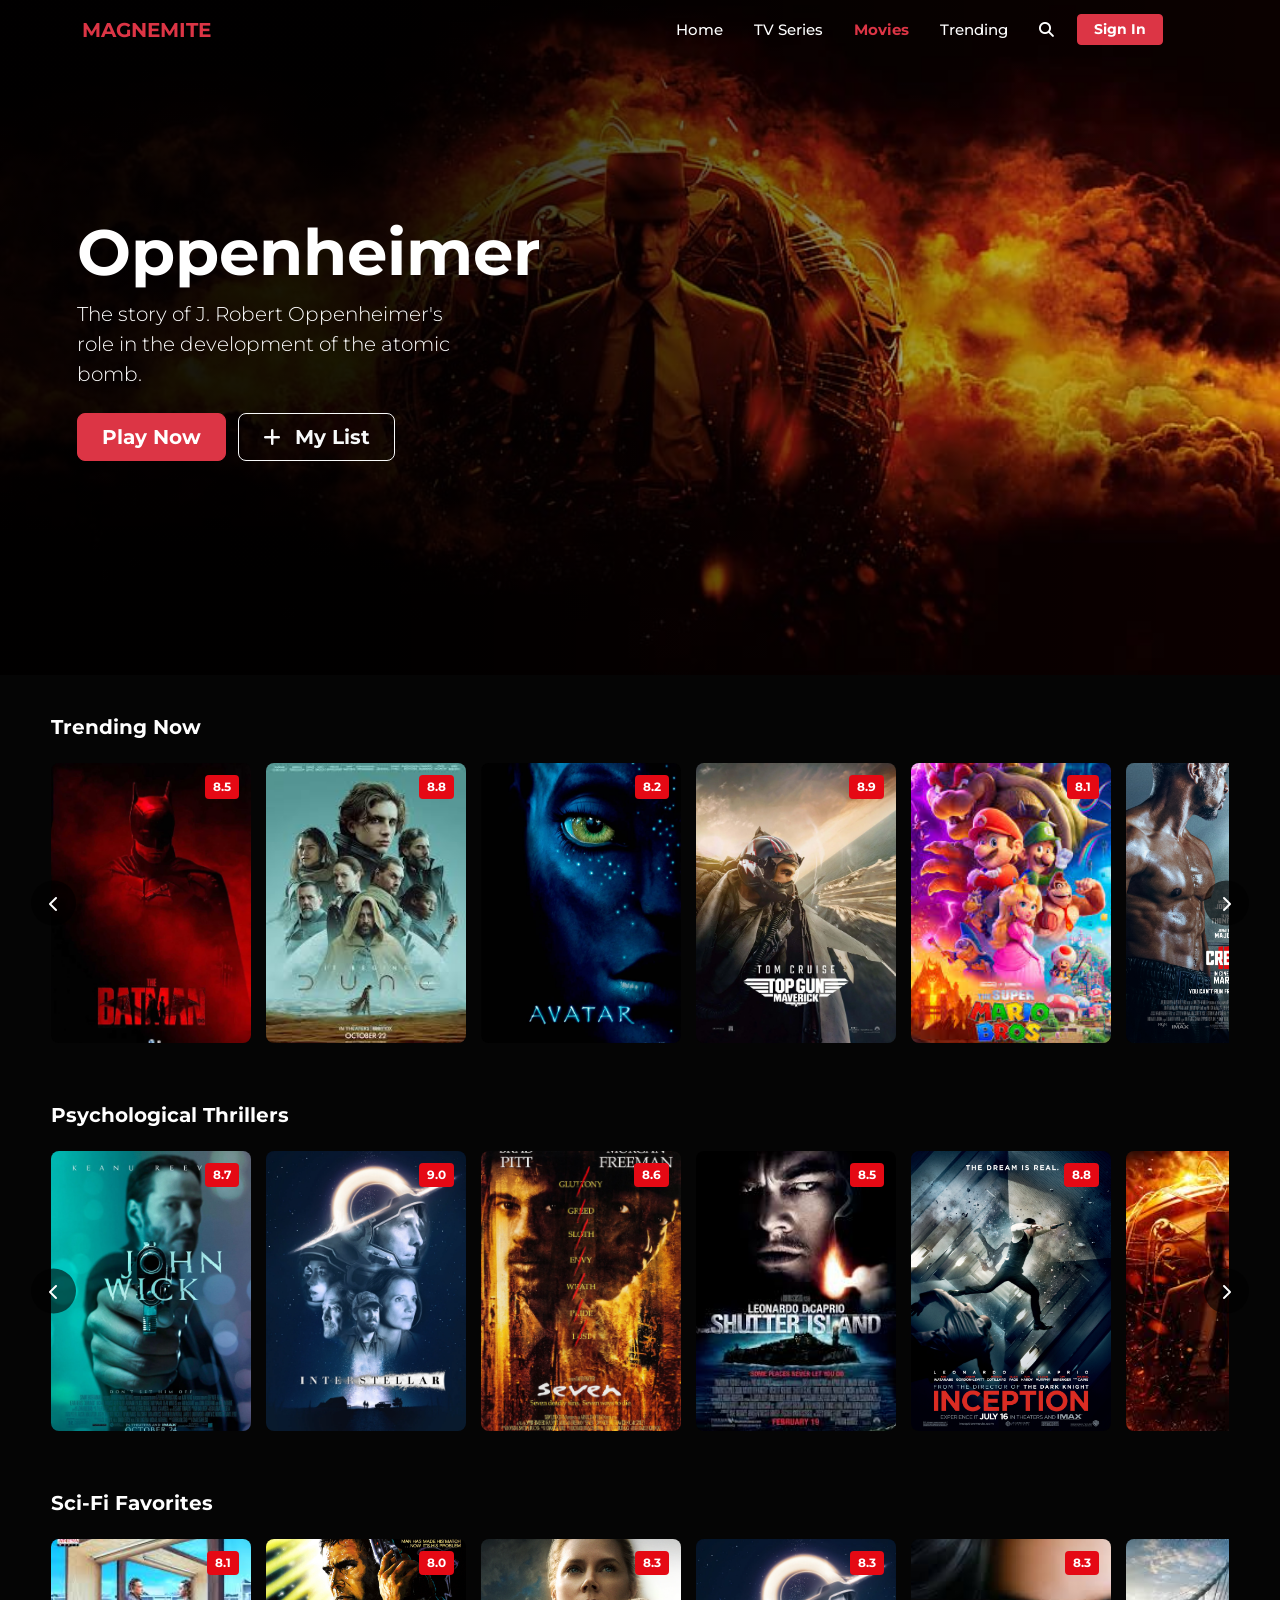
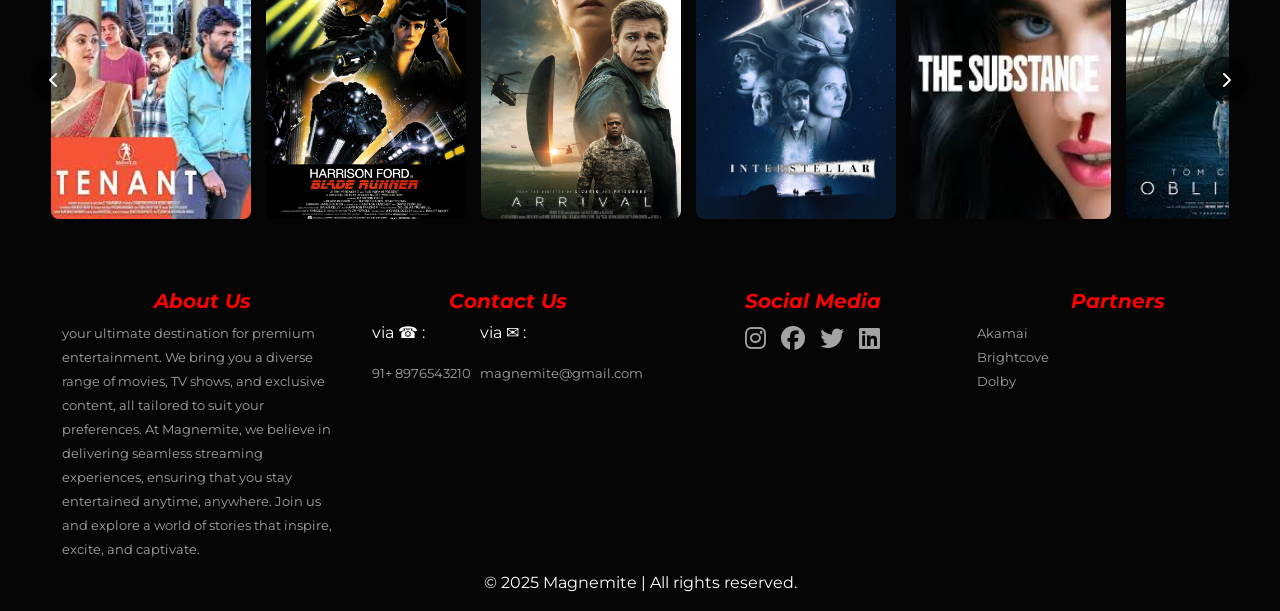
<file: movies.html>
<!DOCTYPE html>
<html lang="en">

<head>
    <meta charset="UTF-8">
    <meta name="viewport" content="width=device-width, initial-scale=1.0">
    <title>Movies - MAGNEMITE</title>
    <link rel="stylesheet" href="https://cdn.jsdelivr.net/npm/bootstrap@5.3.0/dist/css/bootstrap.min.css">
    <link rel="stylesheet" href="https://cdnjs.cloudflare.com/ajax/libs/font-awesome/6.7.2/css/all.min.css">
    <link href="https://fonts.googleapis.com/css2?family=Montserrat:wght@300;400;600&display=swap" rel="stylesheet">
    <link rel="stylesheet" href="ott[1].css">
    <style>
        body {
            background-color: #050505;
            color: white;
            font-family: 'Montserrat', sans-serif;
            overflow-x: hidden;
        }

        /* Hero Section */
        .movie-hero {
            height: 75vh;
            background: linear-gradient(to right, rgba(0, 0, 0, 0.9) 30%, transparent 100%),
                url('./img2/open1.jpg') no-repeat center center/cover;
            display: flex;
            align-items: center;
            padding: 0 6%;
            margin-bottom: 20px;
        }

        /* Carousel Layout */
        .category-section {
            position: relative;
            margin-top: 40px;
            padding: 0 4%;
        }

        .carousel-wrapper {
            position: relative;
            display: flex;
            align-items: center;
        }

        .movie-carousel {
            display: flex;
            overflow-x: auto;
            scroll-behavior: smooth;
            gap: 15px;
            padding: 20px 0;
            scrollbar-width: none;
            /* Firefox */
        }

        .movie-carousel::-webkit-scrollbar {
            display: none;
        }

        /* Chrome/Safari */

        /* Movie Card Styling */
        .movie-item {
            min-width: 200px;
            position: relative;
            transition: transform 0.3s ease;
            cursor: pointer;
        }

        .movie-box {
            position: relative;
            border-radius: 8px;
            overflow: hidden;
            background: #1a1a1a;
        }

        .movie-item:hover {
            transform: scale(1.1);
            z-index: 10;
        }

        .movie-item:hover .movie-box {
            box-shadow: 0 0 20px rgba(229, 9, 20, 0.5);
        }

        .movie-box img {
            width: 100%;
            height: 280px;
            object-fit: cover;
            display: block;
        }

        .movie-overlay {
            position: absolute;
            bottom: 0;
            width: 100%;
            padding: 15px;
            background: linear-gradient(to top, rgba(0, 0, 0, 1) 30%, transparent);
            opacity: 0;
            transition: 0.3s;
            display: flex;
            flex-direction: column;
            align-items: center;
        }

        .movie-item:hover .movie-overlay {
            opacity: 1;
        }

        .rating-tag {
            font-size: 0.75rem;
            background: #e50914;
            color: white;
            padding: 3px 8px;
            border-radius: 4px;
            position: absolute;
            top: 12px;
            right: 12px;
            font-weight: bold;
            z-index: 5;
        }

        /* Carousel Controls */
        .nav-btn {
            position: absolute;
            top: 50%;
            transform: translateY(-50%);
            width: 45px;
            height: 45px;
            background: rgba(0, 0, 0, 0.6);
            border: none;
            color: white;
            border-radius: 50%;
            z-index: 20;
            cursor: pointer;
            display: flex;
            align-items: center;
            justify-content: center;
            transition: background 0.3s;
        }

        .nav-btn:hover {
            background: rgba(229, 9, 20, 0.8);
        }

        .prev-btn {
            left: -20px;
        }

        .next-btn {
            right: -20px;
        }

        .movie-card-anim {
            opacity: 0;
            transform: translateY(20px);
            animation: fadeInUp 0.6s forwards;
        }
        .foot-1{
        margin-top: 50px;
        margin-left: 50px;
        margin-right: 10px;

    }
    .foot h5{
        color: red;
        font-style: italic;
        font-weight: bold;
        text-align: center;
    }
    .foot span{
        font-size: small;
        color: #a3a3a3;
    }
    .cont-act{
        display:flex;
        justify-content: space-around;
    }
    .c span{
        font-size: small;
        color: #a3a3a3;
    }
    .c span:hover {
        color:red; 
    }
    .social-icons {
      display: flex;
      justify-content: center;
      gap: 15px; 
      list-style: none;
      padding: 0;
      margin: 0;
    }

    .social-icons li {
      display: inline-block;
    }

    .social-icons a {
      text-decoration: none;
      color: #a3a3a3; 
      font-size: 24px; 
    }

    .social-icons a:hover {
      color: rgb(244, 20, 20); 
    }
    .foot-2{
        margin-top: 10px;
    }

        @keyframes fadeInUp {
            to {
                opacity: 1;
                transform: translateY(0);
            }
        }
    </style>
</head>

<body>

    <nav class="navbar navbar-expand-lg transparent fixed-top" id="navbar">
        <div class="container">
            <a class="navbar-brand text-danger fw-bold" href="ott-html.html">MAGNEMITE</a>
            <button class="navbar-toggler" type="button" data-bs-toggle="collapse" data-bs-target="#navbarNav">
                <span class="navbar-toggler-icon"></span>
            </button>
            <div class="collapse navbar-collapse" id="navbarNav">
                <ul class="navbar-nav ms-auto align-items-center">
                    <li class="nav-item"><a class="nav-link" href="index.html">Home</a></li>
                    <li class="nav-item"><a class="nav-link" href="#">TV Series</a></li>
                    <li class="nav-item"><a class="nav-link active text-danger" href="movies.html">Movies</a></li>
                    <li class="nav-item"><a class="nav-link" href="Trending.html">Trending</a></li>
                    <li class="nav-item"><a class="nav-link" href="search.html"><i class="fa-solid fa-magnifying-glass"></i></a></li>
                    <li class="nav-item" id="auth-area">
                        <button class="btn btn-danger btn-sm fw-bold px-3" data-bs-toggle="modal"
                            data-bs-target="#authModal">Sign In</button>
                    </li>
                </ul>
            </div>
        </div>
    </nav>

    <div class="movie-hero">
        <div class="hero-content">
            <h1 class="display-3 fw-bold">Oppenheimer</h1>
            <p class="lead w-50 d-none d-md-block">The story of J. Robert Oppenheimer's role in the development of the
                atomic bomb.</p>
            <div class="mt-4">
                <button class="btn btn-danger btn-lg me-2 fw-bold px-4">Play Now</button>
                <button class="btn btn-outline-light btn-lg fw-bold px-4"
                    onclick="addToWatchlist('Oppenheimer', './img2/open1.jpg')">
                    <i class="fa-solid fa-plus me-2"></i> My List
                </button>
            </div>
        </div>
    </div>

    <div class="category-section">
        <h5 class="fw-bold mb-1">Trending Now</h5>
        <div class="carousel-wrapper">
            <button class="nav-btn prev-btn" onclick="scrollCarousel(this, -1)"><i
                    class="fas fa-chevron-left"></i></button>
            <div class="movie-carousel">
                <div class="movie-item movie-card-anim">
                    <div class="movie-box">
                        <span class="rating-tag">8.5</span>
                        <img src="./img2/bat.jpg" alt="The Batman">
                        <div class="movie-overlay">
                            <button class="btn btn-danger btn-sm w-100 mb-2">Watch Now</button>
                            <button class="btn btn-outline-light btn-sm w-100"
                                onclick="addToWatchlist('The Batman', './img2/bat.jpg')"><i
                                    class="fa-solid fa-plus me-1"></i> My List</button>
                        </div>
                    </div>
                </div>
                <div class="movie-item movie-card-anim">
                    <div class="movie-box">
                        <span class="rating-tag">8.8</span>
                        <img src="./img2/dune.jpeg" alt="Dune">
                        <div class="movie-overlay">
                            <button class="btn btn-danger btn-sm w-100 mb-2">Watch Now</button>
                            <button class="btn btn-outline-light btn-sm w-100"
                                onclick="addToWatchlist('Dune', './img2/dune.jpeg')"><i
                                    class="fa-solid fa-plus me-1"></i> My List</button>
                        </div>
                    </div>
                </div>
                <div class="movie-item movie-card-anim">
                    <div class="movie-box">
                        <span class="rating-tag">8.2</span>
                        <img src="./img2/avatar.jpg" alt="Avatar">
                        <div class="movie-overlay">
                            <button class="btn btn-danger btn-sm w-100 mb-2">Watch Now</button>
                            <button class="btn btn-outline-light btn-sm w-100"
                                onclick="addToWatchlist('Avatar', './img2/avatar.jpg')"><i
                                    class="fa-solid fa-plus me-1"></i> My List</button>
                        </div>
                    </div>
                </div>
                <div class="movie-item movie-card-anim">
                    <div class="movie-box">
                        <span class="rating-tag">8.9</span>
                        <img src="./img2/topgun.webp" alt="Top Gun">
                        <div class="movie-overlay">
                            <button class="btn btn-danger btn-sm w-100 mb-2">Watch Now</button>
                            <button class="btn btn-outline-light btn-sm w-100"
                                onclick="addToWatchlist('Top Gun', './img2/topgun.jpg')"><i
                                    class="fa-solid fa-plus me-1"></i> My List</button>
                        </div>
                    </div>
                </div>
                <div class="movie-item movie-card-anim">
                    <div class="movie-box">
                        <span class="rating-tag">8.1</span>
                        <img src="./img2/mario.jpeg" alt="Mario">
                        <div class="movie-overlay">
                            <button class="btn btn-danger btn-sm w-100 mb-2">Watch Now</button>
                            <button class="btn btn-outline-light btn-sm w-100"
                                onclick="addToWatchlist('Mario', './img2/mario.jpg')"><i
                                    class="fa-solid fa-plus me-1"></i> My List</button>
                        </div>
                    </div>
                </div>
                <div class="movie-item movie-card-anim">
                    <div class="movie-box">
                        <span class="rating-tag">7.9</span>
                        <img src="./img2/creed.jpg" alt="Creed III">
                        <div class="movie-overlay">
                            <button class="btn btn-danger btn-sm w-100 mb-2">Watch Now</button>
                            <button class="btn btn-outline-light btn-sm w-100"
                                onclick="addToWatchlist('Creed III', './img2/creed.jpg')"><i
                                    class="fa-solid fa-plus me-1"></i> My List</button>
                        </div>
                    </div>
                </div>
                <div class="movie-item movie-card-anim">
                    <div class="movie-box">
                        <span class="rating-tag">8.5</span>
                        <img src="./img2/bat.jpg" alt="The Batman">
                        <div class="movie-overlay">
                            <button class="btn btn-danger btn-sm w-100 mb-2">Watch Now</button>
                            <button class="btn btn-outline-light btn-sm w-100"
                                onclick="addToWatchlist('The Batman', './img2/bat.jpg')"><i
                                    class="fa-solid fa-plus me-1"></i> My List</button>
                        </div>
                    </div>
                </div>
                <div class="movie-item movie-card-anim">
                    <div class="movie-box">
                        <span class="rating-tag">8.5</span>
                        <img src="./img2/bat.jpg" alt="The Batman">
                        <div class="movie-overlay">
                            <button class="btn btn-danger btn-sm w-100 mb-2">Watch Now</button>
                            <button class="btn btn-outline-light btn-sm w-100"
                                onclick="addToWatchlist('The Batman', './img2/bat.jpg')"><i
                                    class="fa-solid fa-plus me-1"></i> My List</button>
                        </div>
                    </div>
                </div>
                <div class="movie-item movie-card-anim">
                    <div class="movie-box">
                        <span class="rating-tag">8.5</span>
                        <img src="./img2/bat.jpg" alt="The Batman">
                        <div class="movie-overlay">
                            <button class="btn btn-danger btn-sm w-100 mb-2">Watch Now</button>
                            <button class="btn btn-outline-light btn-sm w-100"
                                onclick="addToWatchlist('The Batman', './img2/bat.jpg')"><i
                                    class="fa-solid fa-plus me-1"></i> My List</button>
                        </div>
                    </div>
                </div>
                <div class="movie-item movie-card-anim">
                    <div class="movie-box">
                        <span class="rating-tag">8.5</span>
                        <img src="./img2/bat.jpg" alt="The Batman">
                        <div class="movie-overlay">
                            <button class="btn btn-danger btn-sm w-100 mb-2">Watch Now</button>
                            <button class="btn btn-outline-light btn-sm w-100"
                                onclick="addToWatchlist('The Batman', './img2/bat.jpg')"><i
                                    class="fa-solid fa-plus me-1"></i> My List</button>
                        </div>
                    </div>
                </div>
                <div class="movie-item movie-card-anim">
                    <div class="movie-box">
                        <span class="rating-tag">8.5</span>
                        <img src="./img2/bat.jpg" alt="The Batman">
                        <div class="movie-overlay">
                            <button class="btn btn-danger btn-sm w-100 mb-2">Watch Now</button>
                            <button class="btn btn-outline-light btn-sm w-100"
                                onclick="addToWatchlist('The Batman', './img2/bat.jpg')"><i
                                    class="fa-solid fa-plus me-1"></i> My List</button>
                        </div>
                    </div>
                </div>
            </div>
            <button class="nav-btn next-btn" onclick="scrollCarousel(this, 1)"><i
                    class="fas fa-chevron-right"></i></button>
        </div>
    </div>

    <div class="category-section">
        <h5 class="fw-bold mb-1">Psychological Thrillers</h5>
        <div class="carousel-wrapper">
            <button class="nav-btn prev-btn" onclick="scrollCarousel(this, -1)"><i
                    class="fas fa-chevron-left"></i></button>
            <div class="movie-carousel">
                <div class="movie-item movie-card-anim">
                    <div class="movie-box">
                        <span class="rating-tag">8.7</span>
                        <img src="./img2/john.webp" alt="John Wick">
                        <div class="movie-overlay">
                            <button class="btn btn-danger btn-sm w-100 mb-2">Watch Now</button>
                            <button class="btn btn-outline-light btn-sm w-100"
                                onclick="addToWatchlist('John Wick', './img2/john.webp')"><i
                                    class="fa-solid fa-plus me-1"></i> My List</button>
                        </div>
                    </div>
                </div>
                <div class="movie-item movie-card-anim">
                    <div class="movie-box">
                        <span class="rating-tag">9.0</span>
                        <img src="./img2/inter.webp" alt="Interstellar">
                        <div class="movie-overlay">
                            <button class="btn btn-danger btn-sm w-100 mb-2">Watch Now</button>
                            <button class="btn btn-outline-light btn-sm w-100"
                                onclick="addToWatchlist('Interstellar', './img2/inter.webp')"><i
                                    class="fa-solid fa-plus me-1"></i> My List</button>
                        </div>
                    </div>
                </div>
                <div class="movie-item movie-card-anim">
                    <div class="movie-box">
                        <span class="rating-tag">8.6</span>
                        <img src="./img2/se7en.jpg" alt="Se7en">
                        <div class="movie-overlay">
                            <button class="btn btn-danger btn-sm w-100 mb-2">Watch Now</button>
                            <button class="btn btn-outline-light btn-sm w-100"
                                onclick="addToWatchlist('Se7en', './img2/se7en.jpg')"><i
                                    class="fa-solid fa-plus me-1"></i> My List</button>
                        </div>
                    </div>
                </div>
                <div class="movie-item movie-card-anim">
                    <div class="movie-box">
                        <span class="rating-tag">8.5</span>
                        <img src="./img2/shutterisland.jpeg" alt="Shutter Island">
                        <div class="movie-overlay">
                            <button class="btn btn-danger btn-sm w-100 mb-2">Watch Now</button>
                            <button class="btn btn-outline-light btn-sm w-100"
                                onclick="addToWatchlist('Shutter Island', './img2/shutter.jpg')"><i
                                    class="fa-solid fa-plus me-1"></i> My List</button>
                        </div>
                    </div>
                </div>
                <div class="movie-item movie-card-anim">
                    <div class="movie-box">
                        <span class="rating-tag">8.8</span>
                        <img src="./img2/inception.jpg" alt="Inception">
                        <div class="movie-overlay">
                            <button class="btn btn-danger btn-sm w-100 mb-2">Watch Now</button>
                            <button class="btn btn-outline-light btn-sm w-100"
                                onclick="addToWatchlist('Inception', './img2/inception.jpg')"><i
                                    class="fa-solid fa-plus me-1"></i> My List</button>
                        </div>
                    </div>
                </div>
                <div class="movie-item movie-card-anim">
                    <div class="movie-box">
                        <span class="rating-tag">8.8</span>
                        <img src="./img2/open.jpeg" alt="Open">
                        <div class="movie-overlay">
                            <button class="btn btn-danger btn-sm w-100 mb-2">Watch Now</button>
                            <button class="btn btn-outline-light btn-sm w-100"
                                onclick="addToWatchlist('Open', './img2/open.jpeg')"><i
                                    class="fa-solid fa-plus me-1"></i> My List</button>
                        </div>
                    </div>
                </div>
                <div class="movie-item movie-card-anim">
                    <div class="movie-box">
                        <span class="rating-tag">8.8</span>
                        <img src="./img2/peakyblinders.jpeg" alt="Peaky Blinders">
                        <div class="movie-overlay">
                            <button class="btn btn-danger btn-sm w-100 mb-2">Watch Now</button>
                            <button class="btn btn-outline-light btn-sm w-100"
                                onclick="addToWatchlist('Peaky Blinders', './img2/peakyblinders.jpeg')"><i
                                    class="fa-solid fa-plus me-1"></i> My List</button>
                        </div>
                    </div>
                </div>
                <div class="movie-item movie-card-anim">
                    <div class="movie-box">
                        <span class="rating-tag">8.8</span>
                        <img src="./img2/frankenstein.jpeg" alt="Frankenstein">
                        <div class="movie-overlay">
                            <button class="btn btn-danger btn-sm w-100 mb-2">Watch Now</button>
                            <button class="btn btn-outline-light btn-sm w-100"
                                onclick="addToWatchlist('Frankenstein', './img2/frankenstein.jpeg')"><i
                                    class="fa-solid fa-plus me-1"></i> My List</button>
                        </div>
                    </div>
                </div>
            </div>
            <button class="nav-btn next-btn" onclick="scrollCarousel(this, 1)"><i
                    class="fas fa-chevron-right"></i></button>
        </div>
    </div>

    <div class="category-section">
        <h5 class="fw-bold mb-1">Sci-Fi Favorites</h5>
        <div class="carousel-wrapper">
            <button class="nav-btn prev-btn" onclick="scrollCarousel(this, -1)"><i
                    class="fas fa-chevron-left"></i></button>
            <div class="movie-carousel">
                <div class="movie-item movie-card-anim">
                    <div class="movie-box">
                        <span class="rating-tag">8.1</span>
                        <img src="./img2/tenent.jpeg" alt="Tenet">
                        <div class="movie-overlay">
                            <button class="btn btn-danger btn-sm w-100 mb-2">Watch Now</button>
                            <button class="btn btn-outline-light btn-sm w-100"
                                onclick="addToWatchlist('Tenet', './img2/tenet.jpg')"><i
                                    class="fa-solid fa-plus me-1"></i> My List</button>
                        </div>
                    </div>
                </div>
                <div class="movie-item movie-card-anim">
                    <div class="movie-box">
                        <span class="rating-tag">8.0</span>
                        <img src="./img2/bladerunner.jpg" alt="Blade Runner">
                        <div class="movie-overlay">
                            <button class="btn btn-danger btn-sm w-100 mb-2">Watch Now</button>
                            <button class="btn btn-outline-light btn-sm w-100"
                                onclick="addToWatchlist('Blade Runner', './img2/blade.jpg')"><i
                                    class="fa-solid fa-plus me-1"></i> My List</button>
                        </div>
                    </div>
                </div>
                <div class="movie-item movie-card-anim">
                    <div class="movie-box">
                        <span class="rating-tag">8.3</span>
                        <img src="./img2/arrival.jpg" alt="Arrival">
                        <div class="movie-overlay">
                            <button class="btn btn-danger btn-sm w-100 mb-2">Watch Now</button>
                            <button class="btn btn-outline-light btn-sm w-100"
                                onclick="addToWatchlist('Arrival', './img2/arrival.jpg')"><i
                                    class="fa-solid fa-plus me-1"></i> My List</button>
                        </div>
                    </div>
                </div>
                <div class="movie-item movie-card-anim">
                    <div class="movie-box">
                        <span class="rating-tag">8.3</span>
                        <img src="./img2/inter.webp" alt="Interstellar">
                        <div class="movie-overlay">
                            <button class="btn btn-danger btn-sm w-100 mb-2">Watch Now</button>
                            <button class="btn btn-outline-light btn-sm w-100"
                                onclick="addToWatchlist('Interstellar', './img2/inter.webp')"><i
                                    class="fa-solid fa-plus me-1"></i> My List</button>
                        </div>
                    </div>
                </div>

                <div class="movie-item movie-card-anim">
                    <div class="movie-box">
                        <span class="rating-tag">8.3</span>
                        <img src="./img2/thesubstance.jpeg" alt="The Substance">
                        <div class="movie-overlay">
                            <button class="btn btn-danger btn-sm w-100 mb-2">Watch Now</button>
                            <button class="btn btn-outline-light btn-sm w-100"
                                onclick="addToWatchlist('The Substance', './img2/thesubstance.jpeg')"><i
                                    class="fa-solid fa-plus me-1"></i> My List</button>
                        </div>
                    </div>
                </div>

                <div class="movie-item movie-card-anim">
                    <div class="movie-box">
                        <span class="rating-tag">8.3</span>
                        <img src="./img2/oblivion.jpeg" alt="Oblivion">
                        <div class="movie-overlay">
                            <button class="btn btn-danger btn-sm w-100 mb-2">Watch Now</button>
                            <button class="btn btn-outline-light btn-sm w-100"
                                onclick="addToWatchlist('Oblivion', './img2/oblivion.jpeg')"><i
                                    class="fa-solid fa-plus me-1"></i> My List</button>
                        </div>
                    </div>
                </div>
                <div class="movie-item movie-card-anim">
                    <div class="movie-box">
                        <span class="rating-tag">8.3</span>
                        <img src="./img2/arrival.jpg" alt="Arrival">
                        <div class="movie-overlay">
                            <button class="btn btn-danger btn-sm w-100 mb-2">Watch Now</button>
                            <button class="btn btn-outline-light btn-sm w-100"
                                onclick="addToWatchlist('Arrival', './img2/arrival.jpg')"><i
                                    class="fa-solid fa-plus me-1"></i> My List</button>
                        </div>
                    </div>
                </div>
                <div class="movie-item movie-card-anim">
                    <div class="movie-box">
                        <span class="rating-tag">8.3</span>
                        <img src="./img2/arrival.jpg" alt="Arrival">
                        <div class="movie-overlay">
                            <button class="btn btn-danger btn-sm w-100 mb-2">Watch Now</button>
                            <button class="btn btn-outline-light btn-sm w-100"
                                onclick="addToWatchlist('Arrival', './img2/arrival.jpg')"><i
                                    class="fa-solid fa-plus me-1"></i> My List</button>
                        </div>
                    </div>
                </div>
                <div class="movie-item movie-card-anim">
                    <div class="movie-box">
                        <span class="rating-tag">8.3</span>
                        <img src="./img2/arrival.jpg" alt="Arrival">
                        <div class="movie-overlay">
                            <button class="btn btn-danger btn-sm w-100 mb-2">Watch Now</button>
                            <button class="btn btn-outline-light btn-sm w-100"
                                onclick="addToWatchlist('Arrival', './img2/arrival.jpg')"><i
                                    class="fa-solid fa-plus me-1"></i> My List</button>
                        </div>
                    </div>
                </div>

            </div>

            <button class="nav-btn next-btn" onclick="scrollCarousel(this, 1)"><i
                    class="fas fa-chevron-right"></i></button>
        </div>
    </div>
 <footer>
        <div class="foot">
            <div class="row foot-1">
                <div class="col-md-3">
                    <h5>About Us</h5>
                    <span>your ultimate destination for premium entertainment. We bring you a diverse range of movies, TV shows, and exclusive content, all tailored to suit your preferences. At Magnemite, we believe in delivering seamless streaming experiences, ensuring that you stay entertained anytime, anywhere. Join us and explore a world of stories that inspire, excite, and captivate.</span>
                </div>
                <div class="col-md-3">
                    <h5>Contact Us</h5>
                    <div class="cont-act">
                        <div class="c1 c">
                            <p>via &#9742; :</p> <span >91+ 8976543210</span><br>
                        </div>
                        <div class="c2 c">
                            <p>via &#9993; :</p> <span>magnemite@gmail.com</span>
                        </div>
                    </div>
                </div>
                <div class="col-md-3">
                    <h5>Social Media</h5>
                    <div class="ic">
                        <ul class="social-icons">
                            <li><a href="https://www.instagram.com" target="_blank" aria-label="Instagram"><i class="fab fa-instagram"></i></a></li>
                            <li><a href="https://www.facebook.com" target="_blank" aria-label="Facebook"><i class="fab fa-facebook"></i></a></li>
                            <li><a href="https://www.twitter.com" target="_blank" aria-label="Twitter"><i class="fab fa-twitter"></i></a></li>
                            <li><a href="https://www.linkedin.com" target="_blank" aria-label="LinkedIn"><i class="fab fa-linkedin"></i></a></li>
                          </ul>
                    </div>
                </div>
                <div class="col-md-3">
                    <h5>Partners</h5>
                    <div class="c">
                        <span>Akamai</span><br>
                        <span>Brightcove</span><br>
                        <span>Dolby</span>
                    </div>
                </div>
            </div>  
            <div class="row foot-2 text-center">
                <div class="col-md-12">
                    <p>
                        © 2025 Magnemite | All rights reserved.
                    </p>
                </div>
            </div>  
        </div>
    </footer>
    <script>
        // Navbar scroll effect
        window.addEventListener("scroll", function () {
            var navbar = document.getElementById("navbar");
            if (window.scrollY > 50) {
                navbar.style.background = "rgba(0,0,0,0.95)";
                navbar.classList.add("solid");
                navbar.classList.remove("transparent");
            } else {
                navbar.style.background = "transparent";
                navbar.classList.add("transparent");
                navbar.classList.remove("solid");
            }
        });

        // Carousel Scroll Logic
        function scrollCarousel(btn, direction) {
            const wrapper = btn.parentElement;
            const carousel = wrapper.querySelector('.movie-carousel');
            const scrollAmount = carousel.offsetWidth * 0.8;
            carousel.scrollBy({
                left: direction * scrollAmount,
                behavior: 'smooth'
            });
        }

        // Add to Watchlist Logic
        function addToWatchlist(title, imgSrc) {
            let list = JSON.parse(localStorage.getItem('myWatchlist')) || [];
            if (!list.find(m => m.title === title)) {
                list.push({ title: title, image: imgSrc });
                localStorage.setItem('myWatchlist', JSON.stringify(list));
                alert(title + " added to your list!");
            } else {
                alert("Already in your list!");
            }
        }

        // Profile sync
        function syncProfile() {
            const authArea = document.getElementById("auth-area");
            const userName = sessionStorage.getItem("userName");
            if (userName) {
                authArea.innerHTML = `
                    <a href="profile.html" class="nav-link d-flex align-items-center" style="padding: 0;">
                         <span class="me-2 d-none d-lg-inline" style="font-size: 14px; color: white;">${userName}</span>
                         <i class="fa-solid fa-circle-user fs-4 text-danger"></i>
                    </a>
                `;
            }
        }

        document.addEventListener("DOMContentLoaded", syncProfile);
    </script>
</body>

</html>
</file>
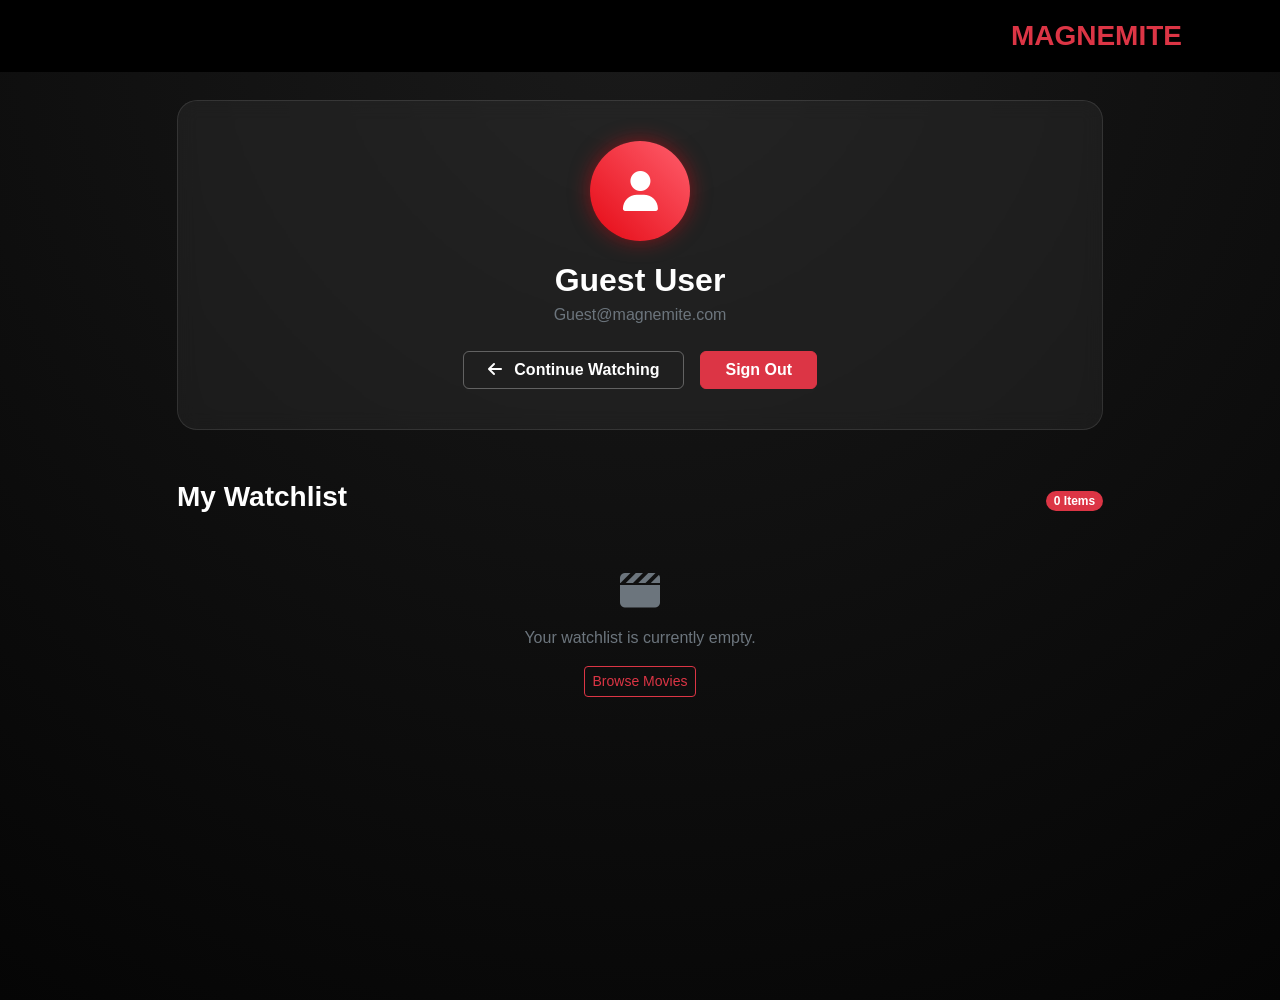
<file: profile.html>
<!DOCTYPE html>
<html lang="en">
<head>
    <meta charset="UTF-8">
    <meta name="viewport" content="width=device-width, initial-scale=1.0">
    <title>My Profile - MAGNEMITE</title>
    <link rel="stylesheet" href="https://cdn.jsdelivr.net/npm/bootstrap@5.3.0/dist/css/bootstrap.min.css">
    <link rel="stylesheet" href="https://cdnjs.cloudflare.com/ajax/libs/font-awesome/6.7.2/css/all.min.css">
    <link rel="stylesheet" href="ott[1].css">
    <style>
        body { 
            background: radial-gradient(circle at top, #1a1a1a 0%, #050505 100%); 
            min-height: 100vh;
        }
        .profile-wrapper { margin-top: 100px; padding-bottom: 50px; }
        
        /* Profile Header */
        .user-card {
            background: rgba(255, 255, 255, 0.05);
            backdrop-filter: blur(10px);
            border-radius: 20px;
            padding: 40px;
            border: 1px solid rgba(255, 255, 255, 0.1);
            text-align: center;
        }
        .avatar-bg {
            width: 100px; height: 100px;
            background: linear-gradient(45deg, #e50914, #ff5f6d);
            border-radius: 50%;
            display: flex; justify-content: center; align-items: center;
            margin: 0 auto 20px;
            font-size: 40px;
            box-shadow: 0 0 20px rgba(229, 9, 20, 0.5);
        }

        /* Watchlist Styling */
        .watchlist-section { margin-top: 50px; }
        .movie-item-wrap { position: relative; transition: transform 0.3s; }
        .movie-item-wrap:hover { transform: scale(1.05); }
        .movie-item-wrap img { border-radius: 10px; width: 100%; height: 250px; object-fit: cover; }
        
        .remove-badge {
            position: absolute; top: 10px; right: 10px;
            background: rgba(229, 9, 20, 0.9);
            color: white; border: none;
            width: 30px; height: 30px;
            border-radius: 50%;
            cursor: pointer;
            display: flex; justify-content: center; align-items: center;
            transition: 0.2s;
            z-index: 5;
        }
        .remove-badge:hover { background: white; color: #e50914; transform: scale(1.2); }

        .btn-back { border: 1px solid rgba(255,255,255,0.3); color: white; transition: 0.3s; }
        .btn-back:hover { background: white; color: black; }
    </style>
</head>
<body class="text-white">

    <nav class="navbar navbar-expand-lg fixed-top bg-black">
        <div class="container">
            <a class="navbar-brand text-danger fw-bold fs-3" href="index.html">MAGNEMITE</a>
        </div>
    </nav>

    <div class="container profile-wrapper">
        <div class="row justify-content-center">
            <div class="col-lg-10">
                
                <div class="user-card animate-fade-in">
                    <div class="avatar-bg"><i class="fa-solid fa-user"></i></div>
                    <h2 id="display-name" class="fw-bold mb-1">Loading...</h2>
                    <p id="display-email" class="text-secondary mb-4">email@example.com</p>
                    
                    <div class="d-flex justify-content-center gap-3">
                        <button onclick="goBack()" class="btn btn-back px-4 fw-bold">
                            <i class="fa-solid fa-arrow-left me-2"></i> Continue Watching
                        </button>
                        <button onclick="logout()" class="btn btn-danger px-4 fw-bold">Sign Out</button>
                    </div>
                </div>

                <div class="watchlist-section">
                    <div class="d-flex justify-content-between align-items-center mb-4">
                        <h3 class="fw-bold">My Watchlist</h3>
                        <span id="list-count" class="badge bg-danger rounded-pill">0 Items</span>
                    </div>
                    
                    <div id="watchlist-grid" class="row g-4">
                        </div>
                    
                    <div id="empty-state" class="text-center py-5" style="display: none;">
                        <i class="fa-solid fa-clapperboard fs-1 text-secondary mb-3"></i>
                        <p class="text-secondary">Your watchlist is currently empty.</p>
                        <a href="movies.html" class="btn btn-outline-danger btn-sm">Browse Movies</a>
                    </div>
                </div>

            </div>
        </div>
    </div>

    <script>
        // ON PAGE LOAD
        document.addEventListener("DOMContentLoaded", function() {
            // Load User Info from SessionStorage
            const name = sessionStorage.getItem("userName") || "Guest User";
            const email = sessionStorage.getItem("userEmail") || "Guest@magnemite.com";
            
            document.getElementById("display-name").innerText = name;
            document.getElementById("display-email").innerText = email;

            renderWatchlist();
        });

        // SMART BACK NAVIGATION
        function goBack() {
            // Checks if there is a previous page in history, otherwise goes to Home
            if (document.referrer !== "") {
                window.history.back();
            } else {
                window.location.href = "index.html";
            }
        }

        // LOGOUT LOGIC
        function logout() {
            if(confirm("Are you sure you want to sign out?")) {
                sessionStorage.clear();
                window.location.href = "ott-html.html";
            }
        }

        // RENDER WATCHLIST FROM LOCALSTORAGE
        function renderWatchlist() {
            const list = JSON.parse(localStorage.getItem('myWatchlist')) || [];
            const grid = document.getElementById('watchlist-grid');
            const emptyState = document.getElementById('empty-state');
            const countBadge = document.getElementById('list-count');

            countBadge.innerText = `${list.length} Items`;

            if (list.length === 0) {
                grid.innerHTML = "";
                emptyState.style.display = "block";
                return;
            }

            emptyState.style.display = "none";
            grid.innerHTML = list.map((movie, index) => `
                <div class="col-6 col-md-4 col-lg-3">
                    <div class="movie-item-wrap">
                        <button class="remove-badge" onclick="removeItem(${index})" title="Remove from list">
                            <i class="fa-solid fa-xmark"></i>
                        </button>
                        <img src="${movie.image}" alt="${movie.title}">
                        <div class="mt-2">
                            <h6 class="mb-0 small fw-bold">${movie.title}</h6>
                        </div>
                    </div>
                </div>
            `).join('');
        }

        // REMOVE LOGIC
        function removeItem(index) {
            let list = JSON.parse(localStorage.getItem('myWatchlist')) || [];
            list.splice(index, 1); // Remove item at specific index
            localStorage.setItem('myWatchlist', JSON.stringify(list));
            renderWatchlist(); // Refresh the UI
        }
    </script>
</body>
</html>
</file>
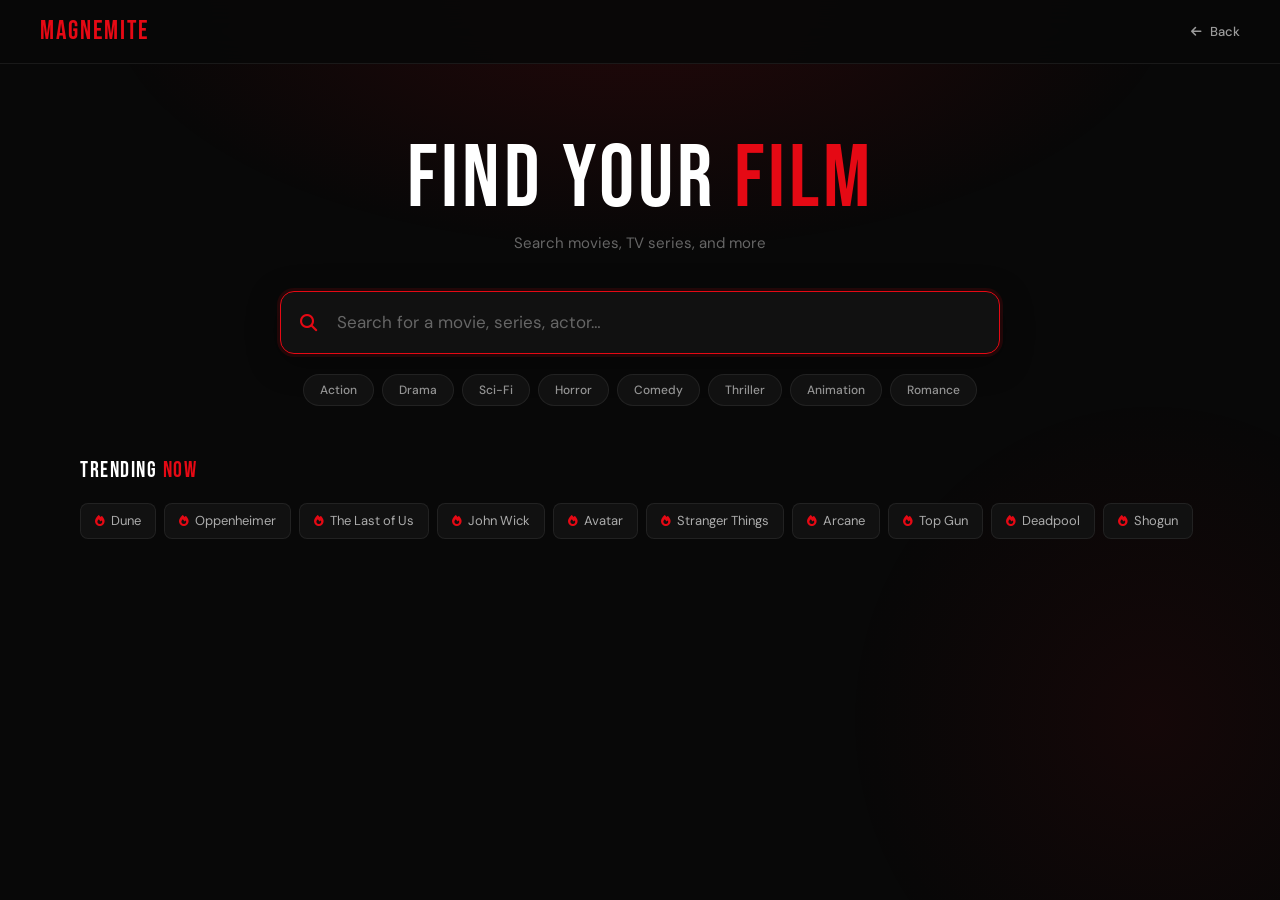
<file: search.html>
<!DOCTYPE html>
<html lang="en">
<head>
    <meta charset="UTF-8">
    <meta name="viewport" content="width=device-width, initial-scale=1.0">
    <title>Search – MAGNEMITE</title>
    <link href="https://fonts.googleapis.com/css2?family=Bebas+Neue&family=DM+Sans:wght@300;400;500;600&display=swap" rel="stylesheet">
    <link rel="stylesheet" href="https://cdn.jsdelivr.net/npm/bootstrap@5.3.0/dist/css/bootstrap.min.css">
    <link rel="stylesheet" href="https://cdnjs.cloudflare.com/ajax/libs/font-awesome/6.7.2/css/all.min.css">
    <style>
        :root {
            --red:    #e50914;
            --red-dim:#8b0000;
            --bg:     #080808;
            --surface:#111111;
            --card:   #161616;
            --border: rgba(255,255,255,0.07);
            --text:   #f0f0f0;
            --muted:  #666;
            --font-display: 'Bebas Neue', sans-serif;
            --font-body:    'DM Sans', sans-serif;
        }

        *, *::before, *::after { box-sizing: border-box; margin: 0; padding: 0; }

        html, body {
            background: var(--bg);
            color: var(--text);
            font-family: var(--font-body);
            min-height: 100vh;
            overflow-x: hidden;
        }

        /* ── Ambient background ── */
        body::before {
            content: '';
            position: fixed; inset: 0; z-index: 0;
            background:
                radial-gradient(ellipse 60% 40% at 50% 0%, rgba(229,9,20,0.12) 0%, transparent 70%),
                radial-gradient(ellipse 40% 60% at 90% 80%, rgba(229,9,20,0.06) 0%, transparent 60%);
            pointer-events: none;
        }

        /* ── Navbar ── */
        .navbar {
            position: fixed; top: 0; left: 0; right: 0; z-index: 100;
            background: rgba(8,8,8,0.92);
            backdrop-filter: blur(16px);
            border-bottom: 1px solid var(--border);
            padding: 0 40px;
            height: 64px;
            display: flex; align-items: center; justify-content: space-between;
        }
        .nav-brand {
            font-family: var(--font-display);
            font-size: 26px; letter-spacing: 2px;
            color: var(--red); text-decoration: none;
        }
        .nav-back {
            display: flex; align-items: center; gap: 8px;
            color: rgba(255,255,255,0.6);
            font-size: 13px; font-weight: 500;
            text-decoration: none;
            transition: color 0.2s;
            cursor: pointer; background: none; border: none;
        }
        .nav-back:hover { color: #fff; }
        .nav-back i { font-size: 12px; }

        /* ── Main layout ── */
        .page-wrap {
            position: relative; z-index: 1;
            min-height: 100vh;
            padding-top: 64px;
        }

        /* ── Hero search zone ── */
        .search-hero {
            padding: 72px 40px 48px;
            text-align: center;
            transition: padding 0.4s ease;
        }
        .search-hero.compact { padding: 32px 40px 24px; }

        .search-hero h1 {
            font-family: var(--font-display);
            font-size: clamp(42px, 7vw, 88px);
            letter-spacing: 4px;
            line-height: 1;
            color: #fff;
            margin-bottom: 8px;
            animation: heroIn 0.6s cubic-bezier(0.16,1,0.3,1) both;
        }
        .search-hero h1 span { color: var(--red); }

        .search-hero p {
            color: var(--muted);
            font-size: 15px;
            margin-bottom: 36px;
            animation: heroIn 0.6s 0.1s cubic-bezier(0.16,1,0.3,1) both;
        }

        @keyframes heroIn {
            from { opacity: 0; transform: translateY(20px); }
            to   { opacity: 1; transform: translateY(0); }
        }

        /* ── Search input ── */
        .search-box-wrap {
            max-width: 720px; margin: 0 auto;
            position: relative;
            animation: heroIn 0.6s 0.2s cubic-bezier(0.16,1,0.3,1) both;
        }
        .search-box {
            width: 100%;
            background: var(--surface);
            border: 1.5px solid var(--border);
            border-radius: 14px;
            padding: 18px 60px 18px 56px;
            font-family: var(--font-body);
            font-size: 17px; font-weight: 400;
            color: #fff;
            outline: none;
            transition: border-color 0.25s, box-shadow 0.25s;
        }
        .search-box::placeholder { color: var(--muted); }
        .search-box:focus {
            border-color: var(--red);
            box-shadow: 0 0 0 3px rgba(229,9,20,0.12), 0 8px 32px rgba(0,0,0,0.4);
        }
        .search-icon-left {
            position: absolute; left: 20px; top: 50%; transform: translateY(-50%);
            color: var(--muted); font-size: 17px; pointer-events: none;
            transition: color 0.2s;
        }
        .search-box:focus ~ .search-icon-left,
        .search-box-wrap:focus-within .search-icon-left { color: var(--red); }
        .search-clear {
            position: absolute; right: 18px; top: 50%; transform: translateY(-50%);
            background: none; border: none; color: var(--muted);
            font-size: 16px; cursor: pointer; padding: 4px;
            display: none; transition: color 0.2s;
        }
        .search-clear:hover { color: #fff; }
        .search-clear.visible { display: block; }

        /* ── Quick category pills ── */
        .category-pills {
            display: flex; flex-wrap: wrap; justify-content: center; gap: 8px;
            margin-top: 20px;
            animation: heroIn 0.6s 0.3s cubic-bezier(0.16,1,0.3,1) both;
        }
        .pill {
            background: var(--surface);
            border: 1px solid var(--border);
            border-radius: 20px;
            padding: 6px 16px;
            font-size: 12px; font-weight: 500;
            color: rgba(255,255,255,0.55);
            cursor: pointer; transition: all 0.2s;
            user-select: none;
        }
        .pill:hover, .pill.active {
            background: var(--red);
            border-color: var(--red);
            color: #fff;
        }

        /* ── Results area ── */
        .results-area {
            max-width: 1200px; margin: 0 auto;
            padding: 0 40px 60px;
        }

        /* ── Section headers ── */
        .section-header {
            display: flex; align-items: center; justify-content: space-between;
            margin-bottom: 20px;
        }
        .section-title {
            font-family: var(--font-display);
            font-size: 22px; letter-spacing: 1.5px;
            color: #fff;
        }
        .section-title span { color: var(--red); }
        .section-action {
            font-size: 12px; color: var(--muted);
            cursor: pointer; background: none; border: none;
            transition: color 0.2s; padding: 0;
        }
        .section-action:hover { color: var(--red); }

        /* ── History list ── */
        .history-list { display: flex; flex-direction: column; gap: 4px; }
        .history-item {
            display: flex; align-items: center; justify-content: space-between;
            padding: 11px 16px;
            background: var(--surface);
            border: 1px solid var(--border);
            border-radius: 10px;
            cursor: pointer;
            transition: background 0.2s, border-color 0.2s;
            animation: slideIn 0.25s ease both;
        }
        .history-item:hover { background: var(--card); border-color: rgba(255,255,255,0.12); }
        .history-item-left {
            display: flex; align-items: center; gap: 12px;
            flex: 1; min-width: 0;
        }
        .history-item-left i { color: var(--muted); font-size: 13px; flex-shrink: 0; }
        .history-item-text {
            font-size: 14px; color: rgba(255,255,255,0.8);
            white-space: nowrap; overflow: hidden; text-overflow: ellipsis;
        }
        .history-item-time { font-size: 11px; color: var(--muted); margin-right: 12px; flex-shrink: 0; }
        .history-remove {
            background: none; border: none; color: var(--muted);
            font-size: 12px; cursor: pointer; padding: 2px 6px;
            border-radius: 4px; transition: all 0.2s; flex-shrink: 0;
        }
        .history-remove:hover { color: var(--red); background: rgba(229,9,20,0.1); }

        @keyframes slideIn {
            from { opacity: 0; transform: translateX(-8px); }
            to   { opacity: 1; transform: translateX(0); }
        }

        /* ── Movie result cards ── */
        .results-grid {
            display: grid;
            grid-template-columns: repeat(auto-fill, minmax(160px, 1fr));
            gap: 16px;
        }
        .movie-card {
            background: var(--card);
            border: 1px solid var(--border);
            border-radius: 12px;
            overflow: hidden;
            cursor: pointer;
            transition: transform 0.25s, border-color 0.25s, box-shadow 0.25s;
            animation: cardIn 0.35s ease both;
        }
        .movie-card:hover {
            transform: translateY(-4px) scale(1.02);
            border-color: rgba(229,9,20,0.4);
            box-shadow: 0 12px 40px rgba(229,9,20,0.15);
        }
        .movie-card-poster {
            width: 100%; aspect-ratio: 2/3;
            background: var(--surface);
            position: relative; overflow: hidden;
        }
        .movie-card-poster img {
            width: 100%; height: 100%; object-fit: cover;
            transition: transform 0.4s ease;
        }
        .movie-card:hover .movie-card-poster img { transform: scale(1.06); }
        .movie-card-poster .poster-placeholder {
            width: 100%; height: 100%;
            display: flex; flex-direction: column;
            align-items: center; justify-content: center;
            gap: 8px; color: var(--muted);
        }
        .movie-card-poster .poster-placeholder i { font-size: 32px; }
        .poster-badge {
            position: absolute; top: 8px; left: 8px;
            background: var(--red);
            font-size: 9px; font-weight: 700;
            padding: 2px 7px; border-radius: 4px;
            letter-spacing: 0.5px;
        }
        .movie-card-info { padding: 10px 12px 12px; }
        .movie-card-title {
            font-size: 13px; font-weight: 600;
            line-height: 1.3; margin-bottom: 4px;
            display: -webkit-box; -webkit-line-clamp: 2;
            -webkit-box-orient: vertical; overflow: hidden;
        }
        .movie-card-meta {
            display: flex; align-items: center; gap: 6px;
            font-size: 11px; color: var(--muted);
        }
        .movie-card-meta .rating { color: #f5c518; }
        .movie-card-meta .dot { width: 2px; height: 2px; background: var(--muted); border-radius: 50%; }

        @keyframes cardIn {
            from { opacity: 0; transform: translateY(16px); }
            to   { opacity: 1; transform: translateY(0); }
        }

        /* ── No results ── */
        .no-results {
            text-align: center; padding: 80px 20px;
            animation: heroIn 0.4s ease both;
        }
        .no-results i { font-size: 48px; color: var(--muted); margin-bottom: 16px; display: block; }
        .no-results h3 { font-family: var(--font-display); font-size: 28px; letter-spacing: 1px; margin-bottom: 8px; }
        .no-results p  { color: var(--muted); font-size: 14px; }

        /* ── Empty state ── */
        .empty-state {
            text-align: center; padding: 40px 20px;
            color: var(--muted); font-size: 13px;
        }

        /* ── Trending tags ── */
        .trending-tags { display: flex; flex-wrap: wrap; gap: 8px; }
        .trending-tag {
            background: var(--surface);
            border: 1px solid var(--border);
            border-radius: 8px;
            padding: 7px 14px;
            font-size: 13px; color: rgba(255,255,255,0.65);
            cursor: pointer; transition: all 0.2s;
        }
        .trending-tag i { color: var(--red); margin-right: 6px; font-size: 11px; }
        .trending-tag:hover { background: var(--card); color: #fff; border-color: rgba(255,255,255,0.15); }

        /* ── Loading skeleton ── */
        .skeleton-grid {
            display: grid;
            grid-template-columns: repeat(auto-fill, minmax(160px, 1fr));
            gap: 16px;
        }
        .skeleton-card {
            background: var(--card); border-radius: 12px; overflow: hidden;
            border: 1px solid var(--border);
        }
        .skeleton-poster { width: 100%; aspect-ratio: 2/3; background: var(--surface); position: relative; overflow: hidden; }
        .skeleton-info { padding: 10px 12px 12px; }
        .skeleton-line {
            height: 12px; border-radius: 6px; background: var(--surface);
            margin-bottom: 8px; position: relative; overflow: hidden;
        }
        .skeleton-line::after {
            content: '';
            position: absolute; inset: 0;
            background: linear-gradient(90deg, transparent, rgba(255,255,255,0.04), transparent);
            animation: shimmer 1.4s infinite;
        }
        @keyframes shimmer {
            from { transform: translateX(-100%); }
            to   { transform: translateX(100%); }
        }
        .skeleton-line.short { width: 60%; }

        /* ── Divider ── */
        .section-divider { border: none; border-top: 1px solid var(--border); margin: 36px 0; }

        /* ── Scrollbar ── */
        ::-webkit-scrollbar { width: 6px; }
        ::-webkit-scrollbar-track { background: var(--bg); }
        ::-webkit-scrollbar-thumb { background: #333; border-radius: 3px; }
        ::-webkit-scrollbar-thumb:hover { background: #555; }

        /* ── Mobile ── */
        @media (max-width: 640px) {
            .navbar { padding: 0 20px; }
            .search-hero { padding: 48px 20px 32px; }
            .search-hero.compact { padding: 24px 20px 16px; }
            .results-area { padding: 0 20px 48px; }
            .results-grid { grid-template-columns: repeat(auto-fill, minmax(130px, 1fr)); gap: 12px; }
        }
    </style>
</head>
<body>

    <!-- Navbar -->
    <nav class="navbar">
        <a class="nav-brand" href="index.html">MAGNEMITE</a>
        <button class="nav-back" onclick="history.back()">
            <i class="fa-solid fa-arrow-left"></i> Back
        </button>
    </nav>

    <div class="page-wrap">

        <!-- Search Hero -->
        <div class="search-hero" id="searchHero">
            <h1>FIND YOUR <span>FILM</span></h1>
            <p>Search movies, TV series, and more</p>

            <div class="search-box-wrap">
                <i class="fa-solid fa-magnifying-glass search-icon-left"></i>
                <input
                    type="text"
                    class="search-box"
                    id="searchInput"
                    placeholder="Search for a movie, series, actor…"
                    autocomplete="off"
                    autofocus
                    oninput="onSearchInput(this.value)"
                    onkeydown="onSearchKeydown(event)"
                >
                <button class="search-clear" id="clearBtn" onclick="clearSearch()" title="Clear">
                    <i class="fa-solid fa-xmark"></i>
                </button>
            </div>

            <!-- Genre pills -->
            <div class="category-pills" id="categoryPills">
                <span class="pill" onclick="pillSearch(this,'Action')">Action</span>
                <span class="pill" onclick="pillSearch(this,'Drama')">Drama</span>
                <span class="pill" onclick="pillSearch(this,'Sci-Fi')">Sci-Fi</span>
                <span class="pill" onclick="pillSearch(this,'Horror')">Horror</span>
                <span class="pill" onclick="pillSearch(this,'Comedy')">Comedy</span>
                <span class="pill" onclick="pillSearch(this,'Thriller')">Thriller</span>
                <span class="pill" onclick="pillSearch(this,'Animation')">Animation</span>
                <span class="pill" onclick="pillSearch(this,'Romance')">Romance</span>
            </div>
        </div>

        <!-- Results area -->
        <div class="results-area" id="resultsArea">

            <!-- History section -->
            <div id="historySection"></div>

            <!-- Trending section (shown when no query) -->
            <div id="trendingSection"></div>

            <!-- Live results section -->
            <div id="liveResults"></div>

        </div>
    </div>

    <script>
    /* ══════════════════════════════════════════════════
       MAGNEMITE  –  Search Page
       • Live fuzzy search against movie catalogue
       • Search history saved in localStorage
       • Genre pill quick-filters
    ══════════════════════════════════════════════════ */

    /* ── Movie catalogue ──
       In a real app this would come from an API.
       Structured as: { title, year, genre[], rating, type, badge }
    ── */
   const CATALOGUE = [
    { 
        title: "Jurassic World: Dominion", 
        year: 2022, 
        genre: ["Action", "Sci-Fi", "Adventure"], 
        rating: "6.1", 
        type: "Movie", 
        badge: "4K", 
        image: "https://image.tmdb.org/t/p/w500/kAVRgw7pZpL1pPc5uVduG6H6u6d.jpg" 
    },
    { 
        title: "Avatar: The Way of Water", 
        year: 2022, 
        genre: ["Sci-Fi", "Adventure", "Action"], 
        rating: "7.6", 
        type: "Movie", 
        badge: "4K", 
        image: "https://image.tmdb.org/t/p/w500/t6SnaoqUXnCfs0oBmFaXYC9vUQC.jpg" 
    },
    { 
        title: "Top Gun: Maverick", 
        year: 2022, 
        genre: ["Action", "Drama"], 
        rating: "8.2", 
        type: "Movie", 
        badge: "HDR", 
        image: "https://image.tmdb.org/t/p/w500/62HCnUTziL75KWvYW6DYfwP76Mp.jpg" 
    },
    { 
        title: "Dune: Part Two", 
        year: 2024, 
        genre: ["Sci-Fi", "Adventure", "Drama"], 
        rating: "8.5", 
        type: "Movie", 
        badge: "NEW", 
        image: "https://image.tmdb.org/t/p/w500/8uS6bS960ov9P69I9UaD1U6MGQZ.jpg" 
    },
    { 
        title: "The Batman", 
        year: 2022, 
        genre: ["Action", "Thriller", "Drama"], 
        rating: "7.8", 
        type: "Movie", 
        badge: "", 
        image: "https://image.tmdb.org/t/p/w500/74xTEgt7R36Fpooo50r9T25onun.jpg" 
    },
    { 
        title: "Interstellar", 
        year: 2014, 
        genre: ["Sci-Fi", "Drama", "Adventure"], 
        rating: "8.7", 
        type: "Movie", 
        badge: "", 
        image: "https://image.tmdb.org/t/p/w500/gEU2QniE6E77NI6lCU6MxlSv7hZ.jpg" 
    },
    { 
        title: "Oppenheimer", 
        year: 2023, 
        genre: ["Drama", "Thriller", "History"], 
        rating: "8.9", 
        type: "Movie", 
        badge: "AWARD", 
        image: "https://image.tmdb.org/t/p/w500/8Gxv2mYgiFAhshM3OujS1Q8XBoL.jpg" 
    },
    { 
        title: "Barbie", 
        year: 2023, 
        genre: ["Comedy", "Fantasy", "Adventure"], 
        rating: "6.9", 
        type: "Movie", 
        badge: "", 
        image: "https://image.tmdb.org/t/p/w500/iuFNmBTD0X4EXITrvBk3uPrcjM4.jpg" 
    },
    { 
        title: "John Wick: Chapter 4", 
        year: 2023, 
        genre: ["Action", "Thriller"], 
        rating: "7.7", 
        type: "Movie", 
        badge: "4K", 
        image: "https://image.tmdb.org/t/p/w500/gh2bmEXREUZlsO7du0UbiTVmYGa.jpg" 
    },
    { 
        title: "Fantastic Four", 
        year: 2025, 
        genre: ["Action", "Sci-Fi", "Adventure"], 
        rating: "7.2", 
        type: "Movie", 
        badge: "NEW", 
        image: "https://via.placeholder.com/500x750?text=Fantastic+Four" 
    },
    { 
        title: "F1", 
        year: 2025, 
        genre: ["Action", "Drama", "Sport"], 
        rating: "7.5", 
        type: "Movie", 
        badge: "NEW", 
        image: "https://via.placeholder.com/500x750?text=F1+Movie" 
    },
    { 
        title: "Frankenstein", 
        year: 2025, 
        genre: ["Horror", "Drama"], 
        rating: "6.8", 
        type: "Movie", 
        badge: "NEW", 
        image: "https://via.placeholder.com/500x750?text=Frankenstein" 
    },
    { 
        title: "Dracula", 
        year: 2024, 
        genre: ["Horror", "Thriller"], 
        rating: "7.0", 
        type: "Movie", 
        badge: "", 
        image: "https://via.placeholder.com/500x750?text=Dracula" 
    },
    { 
        title: "Stranger Things", 
        year: 2022, 
        genre: ["Sci-Fi", "Horror", "Drama"], 
        rating: "8.7", 
        type: "Series", 
        badge: "S4", 
        image: "https://image.tmdb.org/t/p/w500/49WJfev0moxm9pY9RuS0YpCXpbi.jpg" 
    },
    { 
        title: "The Last of Us", 
        year: 2023, 
        genre: ["Drama", "Horror", "Thriller"], 
        rating: "8.8", 
        type: "Series", 
        badge: "S2", 
        image: "https://image.tmdb.org/t/p/w500/uKVH66_6Zz6fVEUasZveZ8S998C.jpg" 
    },
    { 
        title: "House of the Dragon", 
        year: 2022, 
        genre: ["Drama", "Action", "Fantasy"], 
        rating: "8.5", 
        type: "Series", 
        badge: "", 
        image: "https://image.tmdb.org/t/p/w500/7996De6vJ03Q61h5109fD9f57E7.jpg" 
    },
    { 
        title: "Wednesday", 
        year: 2022, 
        genre: ["Comedy", "Horror", "Mystery"], 
        rating: "8.1", 
        type: "Series", 
        badge: "", 
        image: "https://image.tmdb.org/t/p/w500/9PFonB9tS3NI6oq9STOutYMDodb.jpg" 
    },
    { 
        title: "Succession", 
        year: 2023, 
        genre: ["Drama", "Thriller", "Comedy"], 
        rating: "8.9", 
        type: "Series", 
        badge: "", 
        image: "https://image.tmdb.org/t/p/w500/789S4Vre9Y9P4640o9n6z7v6k2C.jpg" 
    },
    { 
        title: "The Bear", 
        year: 2022, 
        genre: ["Drama", "Comedy"], 
        rating: "8.6", 
        type: "Series", 
        badge: "S3", 
        image: "https://image.tmdb.org/t/p/w500/p86Z9S998C.jpg" 
    },
    { 
        title: "Shogun", 
        year: 2024, 
        genre: ["Drama", "History", "Action"], 
        rating: "8.9", 
        type: "Series", 
        badge: "NEW", 
        image: "https://image.tmdb.org/t/p/w500/7O4SByBBSnUhc0qsptSTBhqG58n.jpg" 
    },
    { 
        title: "Fallout", 
        year: 2024, 
        genre: ["Sci-Fi", "Action", "Comedy"], 
        rating: "8.5", 
        type: "Series", 
        badge: "NEW", 
        image: "https://image.tmdb.org/t/p/w500/r5iXmUe2i8mH6zX2b6Z6Z6Z6Z6Z6.jpg" 
    },
    { 
        title: "The Penguin", 
        year: 2024, 
        genre: ["Action", "Drama", "Thriller"], 
        rating: "8.2", 
        type: "Series", 
        badge: "", 
        image: "https://image.tmdb.org/t/p/w500/a3Z0mUe2i8mH6zX2b6Z6Z6Z6Z6Z6.jpg" 
    },
    { 
        title: "Arcane", 
        year: 2021, 
        genre: ["Animation", "Action", "Drama"], 
        rating: "9.0", 
        type: "Series", 
        badge: "", 
        image: "https://image.tmdb.org/t/p/w500/fqld9271Qp6t606Y90B9ls9uC3W.jpg" 
    },
    { 
        title: "Demon Slayer", 
        year: 2021, 
        genre: ["Animation", "Action", "Drama"], 
        rating: "8.7", 
        type: "Series", 
        badge: "", 
        image: "https://image.tmdb.org/t/p/w500/xUfSjsmFvGf6ao9pXwu0RiXYPhv.jpg" 
    },
    { 
        title: "One Piece", 
        year: 2023, 
        genre: ["Action", "Adventure", "Comedy"], 
        rating: "8.4", 
        type: "Series", 
        badge: "", 
        image: "https://image.tmdb.org/t/p/w500/29n7687o6pY7SshMcl93uYvX76D.jpg" 
    },
    { 
        title: "Black Mirror", 
        year: 2023, 
        genre: ["Sci-Fi", "Drama", "Thriller"], 
        rating: "8.0", 
        type: "Series", 
        badge: "S6", 
        image: "https://image.tmdb.org/t/p/w500/7996De6vJ03Q61h5109fD9f57E7.jpg" 
    },
    { 
        title: "True Detective: Night Country", 
        year: 2024, 
        genre: ["Thriller", "Drama", "Mystery"], 
        rating: "7.8", 
        type: "Series", 
        badge: "", 
        image: "https://image.tmdb.org/t/p/w500/v9G0mE2i8mH6zX2b6Z6Z6Z6Z6Z6.jpg" 
    },
    { 
        title: "The Substance", 
        year: 2024, 
        genre: ["Horror", "Sci-Fi", "Comedy"], 
        rating: "7.5", 
        type: "Movie", 
        badge: "NEW", 
        image: "https://image.tmdb.org/t/p/w500/lqoMzCcSccwHn2H9v96o7hf799c.jpg" 
    },
    { 
        title: "Civil War", 
        year: 2024, 
        genre: ["Action", "Drama", "Thriller"], 
        rating: "7.3", 
        type: "Movie", 
        badge: "", 
        image: "https://image.tmdb.org/t/p/w500/sh7E6Z00669p2v6IB9vR68tAnIn.jpg" 
    },
    { 
        title: "Kingdom of the Planet of the Apes", 
        year: 2024, 
        genre: ["Sci-Fi", "Action", "Adventure"], 
        rating: "7.1", 
        type: "Movie", 
        badge: "", 
        image: "https://image.tmdb.org/t/p/w500/gKkl37BQuKT6S6fKWgoIfeovlsH.jpg" 
    },
    { 
        title: "Deadpool & Wolverine", 
        year: 2024, 
        genre: ["Action", "Comedy", "Sci-Fi"], 
        rating: "7.8", 
        type: "Movie", 
        badge: "4K", 
        image: "https://image.tmdb.org/t/p/w500/8cdWjvZQUmOZpYvYSy2S6HpsYNT.jpg" 
    },
    { 
        title: "Alien: Romulus", 
        year: 2024, 
        genre: ["Horror", "Sci-Fi", "Thriller"], 
        rating: "7.3", 
        type: "Movie", 
        badge: "", 
        image: "https://image.tmdb.org/t/p/w500/b33mAd7vKiS2oLjaopI1N0Nr9p.jpg" 
    }
];

    const TRENDING_SEARCHES = [
        "Dune", "Oppenheimer", "The Last of Us", "John Wick", "Avatar",
        "Stranger Things", "Arcane", "Top Gun", "Deadpool", "Shogun"
    ];

    let searchTimer = null;
    let currentQuery = '';
    let activePill   = null;

    /* ── localStorage helpers ── */
    const HISTORY_KEY = 'mg_search_history';
    function getHistory() {
        try { return JSON.parse(localStorage.getItem(HISTORY_KEY) || '[]'); } catch(e) { return []; }
    }
    function saveHistory(arr) { localStorage.setItem(HISTORY_KEY, JSON.stringify(arr)); }
    function addToHistory(query) {
        if (!query || query.trim().length < 2) return;
        query = query.trim();
        let history = getHistory().filter(h => h.text.toLowerCase() !== query.toLowerCase());
        history.unshift({ text: query, time: Date.now() });
        if (history.length > 20) history = history.slice(0, 20);
        saveHistory(history);
    }
    function removeFromHistory(index) {
        const history = getHistory();
        history.splice(index, 1);
        saveHistory(history);
        renderHome();
    }
    function clearAllHistory() {
        if (confirm('Clear all search history?')) {
            localStorage.removeItem(HISTORY_KEY);
            renderHome();
        }
    }
    function timeAgo(ts) {
        const diff = Date.now() - ts;
        const m = Math.floor(diff / 60000);
        const h = Math.floor(diff / 3600000);
        const d = Math.floor(diff / 86400000);
        if (m < 1)  return 'just now';
        if (m < 60) return m + 'm ago';
        if (h < 24) return h + 'h ago';
        return d + 'd ago';
    }

    /* ── Search logic ── */
    function searchCatalogue(query) {
        const q = query.toLowerCase().trim();
        if (!q) return [];
        return CATALOGUE.filter(m =>
            m.title.toLowerCase().includes(q) ||
            m.genre.some(g => g.toLowerCase().includes(q)) ||
            m.year.toString().includes(q) ||
            m.type.toLowerCase().includes(q)
        ).sort((a, b) => {
            // Exact title match first
            const aExact = a.title.toLowerCase().startsWith(q) ? 0 : 1;
            const bExact = b.title.toLowerCase().startsWith(q) ? 0 : 1;
            if (aExact !== bExact) return aExact - bExact;
            return parseFloat(b.rating) - parseFloat(a.rating);
        });
    }

    /* ── Input handler ── */
    function onSearchInput(value) {
        currentQuery = value;
        document.getElementById('clearBtn').classList.toggle('visible', value.length > 0);

        if (activePill && !isPillActive(value)) {
            if (activePill) activePill.classList.remove('active');
            activePill = null;
        }

        clearTimeout(searchTimer);
        if (!value.trim()) {
            renderHome();
            return;
        }

        // Compact hero on typing
        document.getElementById('searchHero').classList.add('compact');

        // Show skeleton briefly for feel
        showSkeleton();
        searchTimer = setTimeout(() => {
            const results = searchCatalogue(value);
            renderResults(value, results);
        }, 180);
    }

    function isPillActive(value) {
        if (!activePill) return false;
        return activePill.textContent === value;
    }

    function onSearchKeydown(e) {
        if (e.key === 'Enter' && currentQuery.trim()) {
            addToHistory(currentQuery.trim());
            clearTimeout(searchTimer);
            const results = searchCatalogue(currentQuery);
            renderResults(currentQuery, results);
        }
    }

    function clearSearch() {
        document.getElementById('searchInput').value = '';
        currentQuery = '';
        document.getElementById('clearBtn').classList.remove('visible');
        document.getElementById('searchHero').classList.remove('compact');
        if (activePill) { activePill.classList.remove('active'); activePill = null; }
        renderHome();
        document.getElementById('searchInput').focus();
    }

    function pillSearch(el, genre) {
        if (activePill) activePill.classList.remove('active');
        if (activePill === el) { activePill = null; clearSearch(); return; }
        activePill = el;
        el.classList.add('active');
        document.getElementById('searchInput').value = genre;
        document.getElementById('clearBtn').classList.add('visible');
        document.getElementById('searchHero').classList.add('compact');
        currentQuery = genre;
        const results = searchCatalogue(genre);
        renderResults(genre, results);
    }

    function clickHistory(text) {
        document.getElementById('searchInput').value = text;
        currentQuery = text;
        document.getElementById('clearBtn').classList.add('visible');
        document.getElementById('searchHero').classList.add('compact');
        const results = searchCatalogue(text);
        renderResults(text, results);
        addToHistory(text);
    }

    /* ── Render: Home (no query) ── */
    function renderHome() {
        document.getElementById('liveResults').innerHTML = '';
        document.getElementById('searchHero').classList.remove('compact');
        renderHistorySection();
        renderTrendingSection();
    }

    function renderHistorySection() {
        const history = getHistory();
        const el = document.getElementById('historySection');
        if (!history.length) { el.innerHTML = ''; return; }

        el.innerHTML = `
            <div class="section-header">
                <div class="section-title">RECENT <span>SEARCHES</span></div>
                <button class="section-action" onclick="clearAllHistory()">
                    <i class="fa-solid fa-trash-can me-1"></i> Clear all
                </button>
            </div>
            <div class="history-list">
                ${history.slice(0,8).map((h, i) => `
                    <div class="history-item" onclick="clickHistory('${escHtml(h.text)}')" style="animation-delay:${i*40}ms">
                        <div class="history-item-left">
                            <i class="fa-solid fa-clock-rotate-left"></i>
                            <span class="history-item-text">${escHtml(h.text)}</span>
                        </div>
                        <span class="history-item-time">${timeAgo(h.time)}</span>
                        <button class="history-remove" onclick="event.stopPropagation(); removeFromHistory(${i})" title="Remove">
                            <i class="fa-solid fa-xmark"></i>
                        </button>
                    </div>
                `).join('')}
            </div>
            <hr class="section-divider">
        `;
    }

    function renderTrendingSection() {
        const el = document.getElementById('trendingSection');
        el.innerHTML = `
            <div class="section-header" style="margin-bottom:16px">
                <div class="section-title">TRENDING <span>NOW</span></div>
            </div>
            <div class="trending-tags">
                ${TRENDING_SEARCHES.map((t,i) => `
                    <div class="trending-tag" onclick="clickHistory('${escHtml(t)}')" style="animation-delay:${i*30}ms">
                        <i class="fa-solid fa-fire"></i>${escHtml(t)}
                    </div>
                `).join('')}
            </div>
        `;
    }

    /* ── Render: Skeleton ── */
    function showSkeleton() {
        document.getElementById('historySection').innerHTML = '';
        document.getElementById('trendingSection').innerHTML = '';
        document.getElementById('liveResults').innerHTML = `
            <div class="skeleton-grid">
                ${Array(8).fill(0).map(() => `
                    <div class="skeleton-card">
                        <div class="skeleton-poster"></div>
                        <div class="skeleton-info">
                            <div class="skeleton-line"></div>
                            <div class="skeleton-line short"></div>
                        </div>
                    </div>
                `).join('')}
            </div>
        `;
    }

    /* ── Render: Results ── */
    function renderResults(query, results) {
        document.getElementById('historySection').innerHTML = '';
        document.getElementById('trendingSection').innerHTML = '';
        const el = document.getElementById('liveResults');

        if (!results.length) {
            el.innerHTML = `
                <div class="no-results">
                    <i class="fa-solid fa-film"></i>
                    <h3>NO RESULTS FOR "${escHtml(query.toUpperCase())}"</h3>
                    <p>Try a different keyword, genre, or year.</p>
                </div>
            `;
            return;
        }

        const movies  = results.filter(r => r.type === 'Movie');
        const series  = results.filter(r => r.type === 'Series');

        let html = `
            <div class="section-header">
                <div class="section-title">
                    RESULTS <span>FOR "${escHtml(query.toUpperCase())}"</span>
                </div>
                <span style="font-size:12px;color:var(--muted)">${results.length} found</span>
            </div>
        `;

        if (movies.length) {
            html += renderCardGroup('MOVIES', movies);
        }
        if (series.length) {
            if (movies.length) html += '<hr class="section-divider">';
            html += renderCardGroup('TV SERIES', series);
        }

        el.innerHTML = html;
    }

    function renderCardGroup(label, items) {
        return `
            <div class="section-header" style="margin-bottom:14px">
                <div class="section-title" style="font-size:16px;letter-spacing:1px">${label}</div>
                <span style="font-size:12px;color:var(--muted)">${items.length}</span>
            </div>
            <div class="results-grid">
                ${items.map((m, i) => `
                    <div class="movie-card" onclick="handleCardClick('${escHtml(m.title)}')"
                         style="animation-delay:${i * 40}ms">
                        <div class="movie-card-poster">
                            <div class="poster-placeholder">
                                <i class="fa-solid fa-clapperboard"></i>
                                <span style="font-size:10px;text-align:center;padding:0 8px">${escHtml(m.title)}</span>
                            </div>
                            ${m.badge ? `<span class="poster-badge">${m.badge}</span>` : ''}
                        </div>
                        <div class="movie-card-info">
                            <div class="movie-card-title">${escHtml(m.title)}</div>
                            <div class="movie-card-meta">
                                <span class="rating"><i class="fa-solid fa-star" style="font-size:9px"></i> ${m.rating}</span>
                                <span class="dot"></span>
                                <span>${m.year}</span>
                                <span class="dot"></span>
                                <span>${m.genre[0]}</span>
                            </div>
                        </div>
                    </div>
                `).join('')}
            </div>
        `;
    }

    /* ── Card click ── */
    function handleCardClick(title) {
        addToHistory(title);
        // In a real app: navigate to movie detail page
        // For now just acknowledge
        const input = document.getElementById('searchInput');
        input.value = title;
        currentQuery = title;
        document.getElementById('clearBtn').classList.add('visible');
        const results = searchCatalogue(title);
        renderResults(title, results);
    }

    /* ── Escape HTML helper ── */
    function escHtml(str) {
        return String(str)
            .replace(/&/g,'&amp;').replace(/</g,'&lt;')
            .replace(/>/g,'&gt;').replace(/"/g,'&quot;')
            .replace(/'/g,'&#39;');
    }

    /* ── Init ── */
    document.addEventListener('DOMContentLoaded', function () {
        renderHome();
        // Auto-focus on desktop
        const input = document.getElementById('searchInput');
        if (window.innerWidth > 640) input.focus();

        // If navigated with a query param (?q=something)
        const params = new URLSearchParams(window.location.search);
        const q = params.get('q');
        if (q) {
            input.value = q;
            onSearchInput(q);
        }
    });
    </script>
</body>
</html>
</file>
<file: ott[1].css>
body {
  margin: 0;
  padding: 0;
  background-color: black;
  color: white;
  font-family: 'Montserrat', sans-serif;
}
.navbar {
  position: fixed;
  top: 0;
  width: 100%;
  z-index: 1000;
  padding: 10px 20px;
  transition: background-color 0.3s ease;
}
.navbar.transparent {
  background-color: transparent;
}
.navbar.solid {
  background-color: black;
}
.navbar .container {
  display: flex;
  justify-content: flex-end;
  align-items: center;
}
.navbar-nav {
  margin-right: 20px;
}
.nav-item {
  margin-right: 15px;
  position: relative;
}
.nav-link {
  color: white;
  transition: color 0.3s ease;
}
.nav-link:hover {
  color: red;
}
.nav-link::after {
  content: "";
  display: block;
  width: 0;
  height: 2px;
  background: red;
  transition: width 0.3s ease;
  position: absolute;
  bottom: -3px;
  left: 0;
}
.nav-link:hover::after {
  width: 100%;
}
.video-container {
  position: relative;
  width: 100%;
  height: 100vh;
  overflow: hidden;
}

.video-container video {
  width: 100%;
  height: 100%;
  object-fit: cover;
}

.content {
  position: absolute;
  top: 60%;
  left: 7%;
  transform: translateY(-50%);
  padding: 20px;
  opacity: 0;
  transition: opacity 0.3s ease-in-out;
  color: white;
}

.video-container:hover .content {
  opacity: 1;
}

.info span {
  margin-right: 10px;
}

.stars {
  color: red;
  font-weight: bold;
}

.age {
  background-color: grey;
  padding: 3px 8px;
  border-radius: 5px;
  font-weight: bold;
}

.highlight {
  color: red;
  font-weight: bold;
}

.desc {
  max-width: 600px;
  line-height: 1.5;
}

.buttons {
  margin-top: 15px;
}

button {
  padding: 10px 15px;
  border: none;
  font-weight: bold;
  cursor: pointer;
  transition: background 0.3s ease-in-out;
  color: white;
}

.play {
  background-color: red;
  color: white;
}

.details {
  background-color: grey;
  color: white;
}

.play:hover {
  background-color: darkred;
}

.details:hover {
  background-color: black;
}

.carousel-container {
  position: relative;
  width: 100%;
  margin: 0 auto;
  overflow: hidden;
  padding: 20px 0;
}

.movie-carousel {
  display: flex;
  overflow-x: auto; /* Enables horizontal scrolling */
  scroll-behavior: smooth;
  gap: 20px;
  white-space: nowrap;

  /* Hide scrollbar */
  scrollbar-width: none; /* For Firefox */
}


.movie-item {
  min-width: 180px;
  flex-shrink: 0;
}

.movie-item img {
  width: 100%;
  height: 270px;
  object-fit: cover;
  display: block;
}

.nav-arrow {
  position: absolute;
  top: 50%;
  transform: translateY(-50%);
  width: 40px;
  height: 40px;
  background-color: rgba(0,0,0,0.5);
  color: white;
  border-radius: 50%;
  display: flex;
  align-items: center;
  justify-content: center;
  cursor: pointer;
  font-size: 24px;
  z-index: 10;
  border: none;
}

.nav-arrow:hover {
  background-color: rgba(255,255,255,0.2);
}

.nav-left {
  left: 20px;
}

.nav-right {
  right: 20px;
}

.carousel-title {
  font-size: 28px;
  margin-bottom: 15px;
  padding: 0 60px;
  font-weight: normal;
}

.movie-item {
  position: relative;
  display: inline-block;
  overflow: hidden; /* Ensures hover text stays inside */
}

.movie-item img {
  width: 300px;
  height:250px;
  object-fit: cover;
 object-position: center;
}

.movie-info {
  position: absolute;
  bottom: 0;
  left: 0;
  right: 0;
  background-color: rgba(0, 0, 0, 0.6); /* Dark background */
  color: white;
  padding: 10px;
  opacity: 0; /* Hidden by default */
  transition: opacity 0.3s ease;
}

.movie-item:hover .movie-info {
  opacity: 1; /* Show info on hover */
}

.movie-title {
  font-size: 1.1em;
  font-weight: bold;
}

.movie-desc {
  font-size: 0.9em;
  margin-top: 5px;
 width: fit-content;
}
.movie-card {
    position: relative;
    transition: transform 0.3s ease;
    cursor: pointer;
}
.movie-card:hover {
    transform: scale(1.05);
    z-index: 2;
}
.card-overlay {
    position: absolute;
    top: 0; left: 0; width: 100%; height: 100%;
    background: rgba(0,0,0,0.5);
    display: flex;
    justify-content: center;
    align-items: center;
    opacity: 0;
    transition: opacity 0.3s;
}
.movie-card:hover .card-overlay {
    opacity: 1;
}
.profile-circle {
    width: 35px;
    height: 35px;
    background-color: #e50914; /* Netflix Red */
    border-radius: 50%;
    display: flex;
    justify-content: center;
    align-items: center;
    transition: transform 0.2s;
}

.profile-circle:hover {
    transform: scale(1.1);
}

#auth-area .nav-link:hover {
    color: white !important;
}
/* Page Load Fade-In */
.fade-in-up {
    animation: fadeInUp 0.8s ease-out forwards;
}
.foot-1{
        margin-top: 50px;
        margin-left: 50px;
        margin-right: 10px;

    }
    .foot h5{
        color: red;
        font-style: italic;
        font-weight: bold;
        text-align: center;
    }
    .foot span{
        font-size: small;
        color: #a3a3a3;
    }
    .cont-act{
        display:flex;
        justify-content: space-around;
    }
    .c span{
        font-size: small;
        color: #a3a3a3;
    }
    .c span:hover {
        color:red; 
    }
    .social-icons {
      display: flex;
      justify-content: center;
      gap: 15px; 
      list-style: none;
      padding: 0;
      margin: 0;
    }

    .social-icons li {
      display: inline-block;
    }

    .social-icons a {
      text-decoration: none;
      color: #a3a3a3; 
      font-size: 24px; 
    }

    .social-icons a:hover {
      color: rgb(244, 20, 20); 
    }
    .foot-2{
        margin-top: 10px;
    }

@keyframes fadeInUp {
    from {
        opacity: 0;
        transform: translateY(30px);
    }
    to {
        opacity: 1;
        transform: translateY(0);
    }
}

/* Red Glow Pulse for Play Button */
.play {
    animation: pulseRed 2s infinite;
}

@keyframes pulseRed {
    0% { box-shadow: 0 0 0 0 rgba(229, 9, 20, 0.7); }
    70% { box-shadow: 0 0 0 10px rgba(229, 9, 20, 0); }
    100% { box-shadow: 0 0 0 0 rgba(229, 9, 20, 0); }
}
/* Navigation Enhancements */
.navbar {
    transition: background-color 0.4s ease, padding 0.4s ease;
    background: linear-gradient(to bottom, rgba(0,0,0,0.8) 0%, transparent 100%);
}

.navbar.solid {
    background: #000 !important;
    padding: 10px 0;
    box-shadow: 0 4px 10px rgba(0,0,0,0.5);
}

.nav-link {
    font-weight: 500;
    font-size: 0.95rem;
    transition: color 0.3s;
}

.nav-link.active {
    font-weight: 700;
}

/* Adjusting content so it doesn't hide under fixed navbar */
body {
    padding-top: 0;
}
</file>
